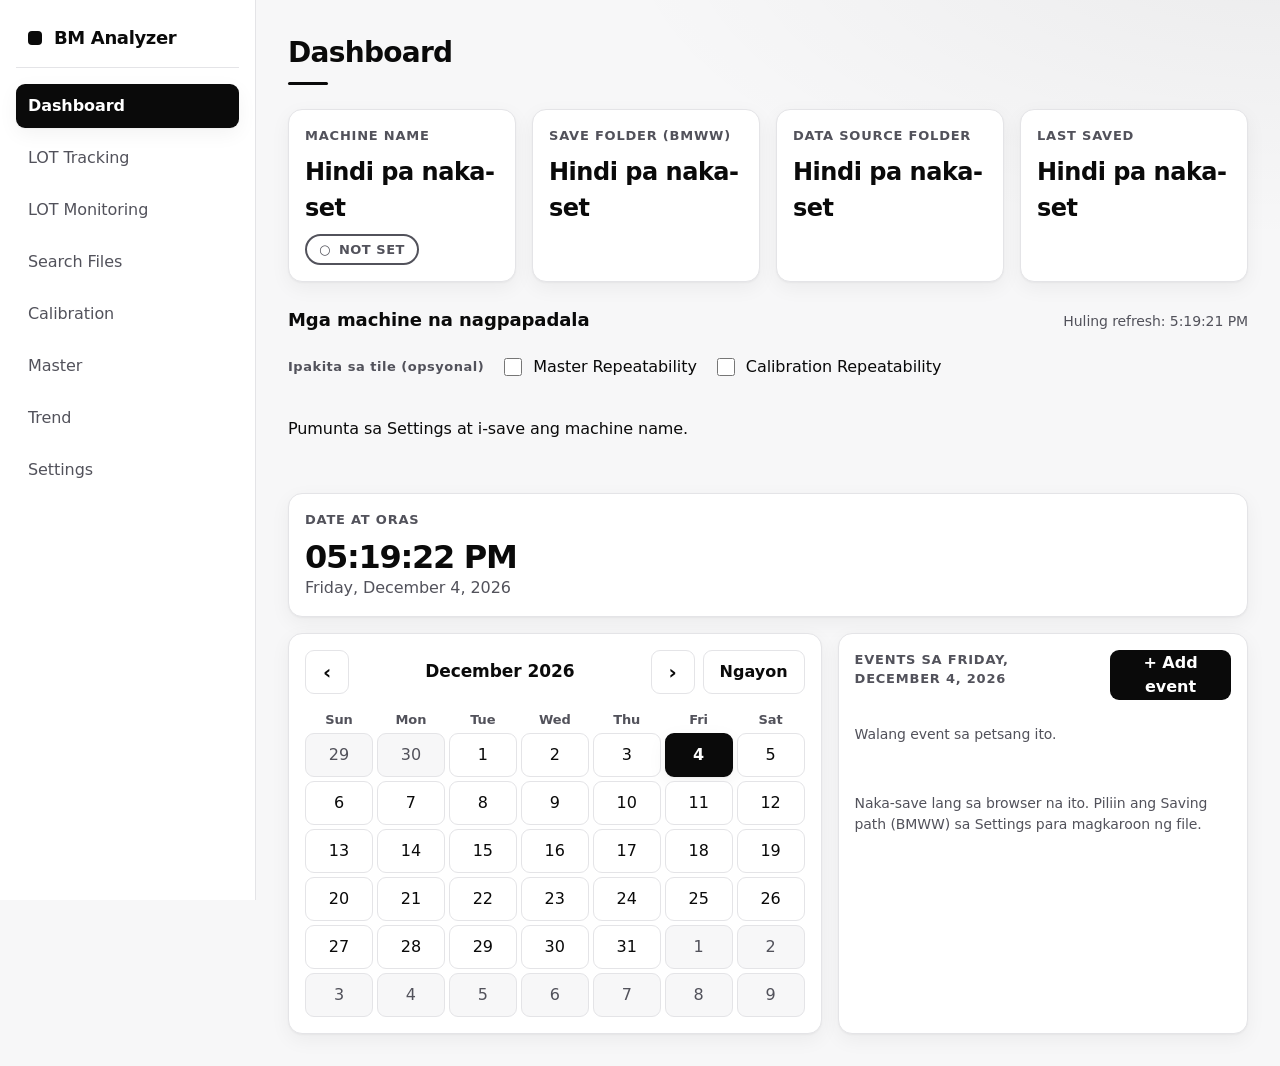
<file: index.html>
<!--
  FILE    : index.html
  PURPOSE : Shell: sidebar at content area
  DEPENDS : css/*.css, js/core/*.js, js/templates/*.js
  VERSION : v24 | 2026-11-24 | Batch D: dagdag na script ng lead-pc-config at lead-pc
  VERSION : v23 | 2026-11-24 | Batch C: dagdag na script ng barcode-checker-config at barcode-checker (bago ang master-analysis)
  VERSION : v22 | 2026-11-24 | Batch B: css/access-guard.css, js/core/settings-type-config.js, access-guard-config.js at access-guard.js
  VERSION : v19 | 2026-11-23 | Yugto 5: dagdag na template script ng lot-tracking-lead
  VERSION : v15 | 2026-11-22 | Yugto 0: dagdag na script ng shift-times (global na oras ng shift mula sa Settings)
  VERSION : v9.3 | 2026-11-22 | dagdag na template script ng trend
  VERSION : v1 | 2026-11-19 | unang bersyon
  VERSION : v2.6 | 2026-11-20 | dagdag na script ng csv-reader, master-analysis, chart-draw
  VERSION : v2.3 | 2026-11-20 | dagdag na template script ng calibration at master
  VERSION : v2.5 | 2026-11-20 | dagdag na template script ng lot-tracking
  VERSION : v2 | 2026-11-20 | classic scripts (walang module) para gumana sa double-click
  VERSION : v3 | 2026-11-20 | dagdag na script ng events-store
  VERSION : v5.1 | 2026-11-21 | dagdag na script ng queue
  VERSION : v5.2 | 2026-11-21 | dagdag na script ng monitor
  VERSION : v4 | 2026-11-20 | dagdag na css/theme.css (design) at js/core/effects.js
  VERSION : v2.9 | 2026-11-21 | dagdag na script ng send-log
  VERSION : v2.8 | 2026-11-20 | dagdag na script ng file-scanner, file-sender at file-search template
-->
<!doctype html>
<html lang="fil">
<head>
  <meta charset="utf-8">
  <meta name="viewport" content="width=device-width, initial-scale=1">
  <title>BM Analyzer</title>
  <link rel="stylesheet" href="css/base.css">
  <link rel="stylesheet" href="css/layout.css">
  <link rel="stylesheet" href="css/components.css">
  <link rel="stylesheet" href="css/theme.css">
  <link rel="stylesheet" href="css/access-guard.css">
</head>
<body>
  <div class="app">
    <aside id="sidebar" class="sidebar"></aside>
    <div id="overlay" class="overlay"></div>
    <div class="main-wrap">
      <header class="topbar">
        <button id="menu-button" class="menu-button" type="button" aria-label="Buksan ang menu" aria-controls="sidebar">&#9776;</button>
        <span class="topbar-title">BM Analyzer</span>
      </header>
      <main id="content" class="main" tabindex="-1"></main>
    </div>
  </div>
  <script defer src="js/core/config.js"></script>
  <script defer src="js/core/registry.js"></script>
  <script defer src="js/core/security.js"></script>
  <script defer src="js/core/storage.js"></script>
  <script defer src="js/core/shift-times.js"></script>
  <script defer src="js/core/events-store.js"></script>
  <script defer src="js/core/queue.js"></script>
  <script defer src="js/core/csv-reader.js"></script>
  <script defer src="js/core/file-scanner.js"></script>
  <script defer src="js/core/file-sender.js"></script>
  <script defer src="js/core/send-log.js"></script>
  <script defer src="js/core/barcode-checker-config.js"></script>
  <script defer src="js/core/barcode-checker.js"></script>
  <script defer src="js/core/master-analysis.js"></script>
  <script defer src="js/core/chart-draw.js"></script>
  <script defer src="js/core/monitor.js"></script>
  <script defer src="js/core/router.js"></script>
  <script defer src="js/core/settings-type-config.js"></script>
  <script defer src="js/core/lead-pc-config.js"></script>
  <script defer src="js/core/lead-pc.js"></script>
  <script defer src="js/core/access-guard-config.js"></script>
  <script defer src="js/core/access-guard.js"></script>
  <script defer src="js/core/effects.js"></script>
  <script defer src="js/templates/sidebar.template.js"></script>
  <script defer src="js/templates/dashboard.template.js"></script>
  <script defer src="js/templates/settings.template.js"></script>
  <script defer src="js/templates/lot-tracking.template.js"></script>
  <script defer src="js/templates/lot-tracking-lead.template.js"></script>
  <script defer src="js/templates/file-search.template.js"></script>
  <script defer src="js/templates/calibration.template.js"></script>
  <script defer src="js/templates/master.template.js"></script>
  <script defer src="js/templates/trend.template.js"></script>
  <script defer src="js/templates/404.template.js"></script>
  <script defer src="js/core/app.js"></script>
</body>
</html>
</file>
<file: css/base.css>
/*
 * FILE    : css/base.css
 * PURPOSE : Reset, variables, typography
 * DEPENDS : wala
 * VERSION : v1 | 2026-11-19 | unang bersyon
 * VERSION : v2 | 2026-11-20 | dagdag na CTA green, spacing, focus, shadow variables at dark mode
 */
/* Breakpoints: mobile hanggang 767px | tablet 768-1023px | desktop 1024px pataas */
:root {
  --color-primary: #2563eb;
  --color-primary-dark: #1d4ed8;
  --color-primary-soft: #eff6ff;
  --color-on-primary: #ffffff;
  /* CTA (Save, Buy, Purchase) ay laging green */
  --color-cta: #15803d;
  --color-cta-dark: #166534;
  --color-on-cta: #ffffff;
  --color-focus: #2563eb;
  --color-bg: #f3f4f6;
  --color-surface: #ffffff;
  --color-text: #111827;
  --color-muted: #4b5563;
  --color-border: #e5e7eb;
  --color-success: #15803d;
  --color-danger: #b91c1c;
  --color-overlay: rgba(17, 24, 39, 0.45);
  --space-1: 0.25rem;
  --space-2: 0.5rem;
  --space-3: 0.75rem;
  --space-4: 1rem;
  --space-6: 1.5rem;
  --space-8: 2rem;
  --radius: 10px;
  --radius-sm: 6px;
  --shadow: 0 2px 8px rgba(17, 24, 39, 0.08);
  --shadow-hover: 0 6px 18px rgba(17, 24, 39, 0.12);
  --ring: 0 0 0 3px rgba(37, 99, 235, 0.25);
  --transition: 200ms ease;
  --sidebar-width: 16rem;
  --content-max: 72rem;
  --touch-size: 2.75rem;
  --font-size-label: 0.8125rem;
  --font-main: Inter, system-ui, -apple-system, "Segoe UI", Roboto, sans-serif;
}
/* Dark mode: variables lang ang pinapalitan */
@media (prefers-color-scheme: dark) {
  :root {
    --color-primary: #60a5fa;
    --color-primary-dark: #93c5fd;
    --color-primary-soft: #1e293b;
    --color-on-primary: #0b1220;
    --color-cta: #15803d;
    --color-cta-dark: #16a34a;
    --color-focus: #60a5fa;
    --color-bg: #0b1220;
    --color-surface: #111827;
    --color-text: #f3f4f6;
    --color-muted: #9ca3af;
    --color-border: #1f2937;
    --color-success: #4ade80;
    --color-danger: #f87171;
    --color-overlay: rgba(0, 0, 0, 0.6);
    --shadow: 0 2px 8px rgba(0, 0, 0, 0.35);
    --shadow-hover: 0 6px 18px rgba(0, 0, 0, 0.5);
    --ring: 0 0 0 3px rgba(96, 165, 250, 0.35);
  }
}
*, *::before, *::after { box-sizing: border-box; }
body { margin: 0; font-family: var(--font-main); font-size: 1rem; line-height: 1.5; color: var(--color-text); background: var(--color-bg); }
h1, h2, p { margin: 0; }
a { color: var(--color-primary); }
:focus-visible { outline: 3px solid var(--color-focus); outline-offset: 2px; }
/* kailangan ng !important: patayin lahat ng motion kapag hiniling ng user */
@media (prefers-reduced-motion: reduce) { * { transition: none !important; animation: none !important; } }
</file>
<file: css/layout.css>
/*
 * FILE    : css/layout.css
 * PURPOSE : Sidebar, content, responsive
 * DEPENDS : css/base.css
 * VERSION : v1 | 2026-11-19 | unang bersyon
 * VERSION : v2 | 2026-11-20 | mas pulidong sidebar, centered na content, variable na lang ang kulay
 */
.app { min-height: 100vh; }
.sidebar { position: fixed; inset: 0 auto 0 0; width: var(--sidebar-width); background: var(--color-surface); border-right: 1px solid var(--color-border); transform: translateX(-100%); transition: transform var(--transition); z-index: 20; overflow-y: auto; }
.sidebar-open .sidebar { transform: none; }
.overlay { position: fixed; inset: 0; background: var(--color-overlay); opacity: 0; visibility: hidden; transition: opacity var(--transition); z-index: 10; }
.sidebar-open .overlay { opacity: 1; visibility: visible; }
.sidebar-nav { padding: var(--space-4); }
.sidebar-brand { font-size: 1.25rem; font-weight: 700; letter-spacing: 0.01em; padding: var(--space-2) var(--space-3) var(--space-4); margin-bottom: var(--space-4); border-bottom: 1px solid var(--color-border); }
.sidebar-list { list-style: none; margin: 0; padding: 0; display: grid; gap: var(--space-2); }
.sidebar-link { display: flex; align-items: center; min-height: var(--touch-size); padding: 0 var(--space-3); border-radius: var(--radius); color: var(--color-muted); font-weight: 500; text-decoration: none; transition: background var(--transition), color var(--transition); }
.sidebar-link:hover { background: var(--color-bg); color: var(--color-text); }
.sidebar-link:active { background: var(--color-border); }
.sidebar-link.is-active { background: var(--color-primary); color: var(--color-on-primary); font-weight: 600; }
.topbar { position: sticky; top: 0; z-index: 5; display: flex; align-items: center; gap: var(--space-3); padding: var(--space-2) var(--space-4); background: var(--color-surface); border-bottom: 1px solid var(--color-border); }
.topbar-title { font-weight: 600; }
.menu-button { min-width: var(--touch-size); min-height: var(--touch-size); font-size: 1.5rem; color: var(--color-text); background: none; border: 0; border-radius: var(--radius); cursor: pointer; transition: background var(--transition); }
.menu-button:hover { background: var(--color-bg); }
.main { padding: var(--space-4); max-width: var(--content-max); margin-inline: auto; }
.main:focus { outline: none; }
@media (min-width: 768px) { .main { padding: var(--space-6); } }
@media (min-width: 1024px) { .main { padding: var(--space-8); } }
@media (min-width: 1024px) {
  .sidebar { transform: none; }
  .main-wrap { margin-left: var(--sidebar-width); }
  .topbar, .overlay { display: none; }
}
</file>
<file: css/components.css>
/*
 * FILE    : css/components.css
 * PURPOSE : Buttons, cards, forms, status
 * DEPENDS : css/base.css
 * VERSION : v1 | 2026-11-19 | unang bersyon
 * VERSION : v2 | 2026-11-20 | green na CTA, active/focus states, card hover
 * VERSION : v2.2 | 2026-11-20 | dagdag page-header, card-head, badge
 */
.page-title { font-size: 1.5rem; font-weight: 700; margin-bottom: var(--space-6); }
.card { background: var(--color-surface); border: 1px solid var(--color-border); border-radius: var(--radius); box-shadow: var(--shadow); padding: var(--space-4); margin-bottom: var(--space-4); transition: box-shadow var(--transition), transform var(--transition); }
.card:hover { box-shadow: var(--shadow-hover); }
.card-title { font-size: 1.0625rem; font-weight: 700; margin-bottom: var(--space-2); }
.card-value { font-size: 1.25rem; font-weight: 600; overflow-wrap: anywhere; }
.card-note { color: var(--color-muted); font-size: 0.875rem; }
.btn { min-height: var(--touch-size); padding: 0 var(--space-4); font: inherit; font-weight: 600; border-radius: var(--radius); border: 1px solid transparent; cursor: pointer; transition: background var(--transition), box-shadow var(--transition), transform var(--transition); }
.btn:active:not(:disabled) { transform: translateY(1px); }
.btn-primary { background: var(--color-cta); color: var(--color-on-cta); }
.btn-primary:hover:not(:disabled) { background: var(--color-cta-dark); box-shadow: var(--shadow); }
.btn-secondary { background: var(--color-surface); color: var(--color-text); border-color: var(--color-border); }
.btn-secondary:hover:not(:disabled) { background: var(--color-bg); border-color: var(--color-muted); }
.btn:disabled { opacity: 0.5; cursor: not-allowed; }
.form-group { margin-top: var(--space-3); }
.form-label { display: block; font-weight: 600; margin-bottom: var(--space-1); }
.form-input { width: 100%; min-height: var(--touch-size); padding: 0 var(--space-3); font: inherit; border: 1px solid var(--color-border); border-radius: var(--radius); background: var(--color-surface); color: var(--color-text); transition: border-color var(--transition), box-shadow var(--transition); }
.form-input:hover:not(:disabled) { border-color: var(--color-muted); }
.form-input:focus { outline: none; border-color: var(--color-focus); box-shadow: var(--ring); }
.form-input:disabled { background: var(--color-bg); color: var(--color-muted); }
.radio-group { display: grid; gap: var(--space-2); margin-top: var(--space-3); }
.radio-row { display: flex; align-items: center; gap: var(--space-3); min-height: var(--touch-size); }
.radio-row input { width: 1.25rem; height: 1.25rem; accent-color: var(--color-primary); cursor: pointer; }
.status { margin-top: var(--space-3); min-height: 1.5rem; font-weight: 500; }
.status.is-error { color: var(--color-danger); }
.status.is-success { color: var(--color-success); }
.state-message { padding: var(--space-6); color: var(--color-muted); }
.page-header { margin-bottom: var(--space-6); }
.page-header .page-title { margin-bottom: var(--space-1); }
.page-subtitle { color: var(--color-muted); }
.card-head { display: flex; align-items: flex-start; justify-content: space-between; gap: var(--space-3); margin-bottom: var(--space-3); }
.card-head .card-title { margin-bottom: var(--space-1); }
.badge { display: inline-flex; align-items: center; gap: var(--space-1); padding: 0.125rem var(--space-2); font-size: var(--font-size-label); font-weight: 600; line-height: 1.5; white-space: nowrap; background: var(--color-surface); border: 1px solid currentColor; border-radius: 999px; }
.badge::before { content: ""; width: 0.5rem; height: 0.5rem; background: currentColor; border-radius: 50%; }
.badge-success { color: var(--color-success); }
.badge-info { color: var(--color-primary); }
.badge-neutral { color: var(--color-muted); }
</file>
<file: css/theme.css>
/*
 * FILE    : css/theme.css
 * PURPOSE : Overall design: modern, simple, elegant (black and white), may animation at effects. Pinapalitan ang mga variable ng base.css; naka-load sa huli.
 * DEPENDS : css/base.css, css/layout.css, css/components.css, js/core/effects.js (spotlight, ripple, sliding indicator)
 * VERSION : v4 | 2026-11-20 | bagong file
 */
:root {
  --color-primary: #0a0a0a;
  --color-primary-dark: #262626;
  --color-primary-soft: #f4f4f5;
  --color-on-primary: #ffffff;
  --color-cta: #0a0a0a;
  --color-cta-dark: #262626;
  --color-on-cta: #ffffff;
  --color-focus: #0a0a0a;
  --color-bg: #f7f7f8;
  --color-surface: #ffffff;
  --color-text: #0a0a0a;
  --color-muted: #52525b;
  --color-border: #e4e4e7;
  --color-overlay: rgba(10, 10, 10, 0.35);
  --glow: rgba(10, 10, 10, 0.05);
  --spot: rgba(10, 10, 10, 0.05);
  --radius: 14px;
  --radius-sm: 9px;
  --shadow: 0 1px 2px rgba(10, 10, 10, 0.04), 0 6px 20px rgba(10, 10, 10, 0.05);
  --shadow-hover: 0 2px 4px rgba(10, 10, 10, 0.05), 0 14px 34px rgba(10, 10, 10, 0.1);
  --ring: 0 0 0 4px rgba(10, 10, 10, 0.1);
  --ease: cubic-bezier(0.22, 1, 0.36, 1);
  --transition: 260ms var(--ease);
  --font-main: Inter, "Segoe UI Variable", "Segoe UI", system-ui, -apple-system, Roboto, sans-serif;
}
@media (prefers-color-scheme: dark) {
  :root {
    --color-primary: #fafafa;
    --color-primary-dark: #d4d4d8;
    --color-primary-soft: #18181b;
    --color-on-primary: #0a0a0a;
    --color-cta: #fafafa;
    --color-cta-dark: #d4d4d8;
    --color-on-cta: #0a0a0a;
    --color-focus: #fafafa;
    --color-bg: #09090b;
    --color-surface: #101012;
    --color-text: #fafafa;
    --color-muted: #a1a1aa;
    --color-border: #27272a;
    --color-overlay: rgba(0, 0, 0, 0.6);
    --glow: rgba(255, 255, 255, 0.06);
    --spot: rgba(255, 255, 255, 0.07);
    --shadow: 0 1px 2px rgba(0, 0, 0, 0.4), 0 6px 20px rgba(0, 0, 0, 0.35);
    --shadow-hover: 0 2px 4px rgba(0, 0, 0, 0.5), 0 14px 34px rgba(0, 0, 0, 0.55);
    --ring: 0 0 0 4px rgba(250, 250, 250, 0.14);
  }
}

/* ---- BASE ---- */
html { scroll-behavior: smooth; -webkit-font-smoothing: antialiased; }
body {
  background: radial-gradient(60rem 28rem at 100% -8%, var(--glow), transparent 70%), var(--color-bg);
  background-attachment: fixed;
  letter-spacing: -0.005em;
}
* { scrollbar-width: thin; scrollbar-color: var(--color-border) transparent; }
::selection { color: var(--color-on-primary); background: var(--color-primary); }
:focus-visible { outline: 2px solid var(--color-focus); outline-offset: 3px; border-radius: var(--radius-sm); }

/* ---- PAGE TITLE ---- */
.page-title { font-size: 1.75rem; font-weight: 700; letter-spacing: -0.025em; }
.page-title::after { content: ""; display: block; width: 2.5rem; height: 3px; margin-top: var(--space-2); background: var(--color-primary); border-radius: 3px; transform-origin: left; animation: lineGrow 700ms var(--ease) 150ms backwards; }

/* ---- SIDEBAR ---- */
.sidebar { background: var(--color-surface); border-right: 1px solid var(--color-border); }
.sidebar-brand { display: flex; align-items: center; gap: var(--space-3); font-size: 1.125rem; font-weight: 700; letter-spacing: -0.02em; }
.sidebar-brand::before { content: ""; width: 0.875rem; height: 0.875rem; background: var(--color-primary); border-radius: 4px; transition: transform 500ms var(--ease); }
.sidebar-brand:hover::before { transform: rotate(90deg) scale(1.1); }
.sidebar-list { position: relative; }
.sidebar-link { position: relative; z-index: 1; border-radius: var(--radius-sm); transition: color var(--transition), background var(--transition), transform var(--transition); }
.sidebar-link:hover { transform: translateX(3px); }
.sidebar-link.is-active:hover { transform: none; }
.sidebar-indicator { position: absolute; top: 0; left: 0; width: 100%; background: var(--color-primary); border-radius: var(--radius-sm); box-shadow: var(--shadow); transition: transform 380ms var(--ease), height 380ms var(--ease); pointer-events: none; z-index: 0; }
.sidebar-list.has-indicator .sidebar-link.is-active { color: var(--color-on-primary); background: transparent; }
.overlay { backdrop-filter: blur(4px); }
.topbar { background: var(--color-surface); background: color-mix(in srgb, var(--color-surface) 82%, transparent); backdrop-filter: blur(12px); }

/* ---- CARDS ---- */
body .card { position: relative; border: 1px solid var(--color-border); border-radius: var(--radius); box-shadow: var(--shadow); transition: box-shadow var(--transition), transform var(--transition), border-color var(--transition); }
body .page-dashboard .card { border-top: 1px solid var(--color-border); }
body .card:hover { transform: translateY(-2px); box-shadow: var(--shadow-hover); border-color: var(--color-muted); }
.card::after { content: ""; position: absolute; inset: 0; border-radius: inherit; background: radial-gradient(320px circle at var(--mx, 50%) var(--my, 50%), var(--spot), transparent 65%); opacity: 0; transition: opacity var(--transition); pointer-events: none; }
.card:hover::after { opacity: 1; }
.card-value { letter-spacing: -0.02em; }

/* ---- BUTTONS ---- */
.btn { position: relative; overflow: hidden; border-radius: var(--radius-sm); transition: background var(--transition), box-shadow var(--transition), transform var(--transition), border-color var(--transition); }
.btn:hover:not(:disabled) { transform: translateY(-1px); }
.btn:active:not(:disabled) { transform: translateY(0) scale(0.98); }
.btn-primary { background: var(--color-primary); color: var(--color-on-primary); }
.btn-primary:hover:not(:disabled) { background: var(--color-primary-dark); box-shadow: var(--shadow-hover); }
.btn-secondary:hover:not(:disabled) { background: var(--color-primary-soft); border-color: var(--color-primary); }
.ripple { position: absolute; border-radius: 50%; background: currentColor; opacity: 0.22; transform: scale(0); animation: ripple 620ms ease-out forwards; pointer-events: none; }

/* ---- FORMS ---- */
.form-input { border-radius: var(--radius-sm); }
.form-input:focus { border-color: var(--color-primary); box-shadow: var(--ring); }
.radio-row input, .file-checkbox { accent-color: var(--color-primary); }

/* ---- DASHBOARD: ORAS, KALENDARYO, EVENTS ---- */
.page-dashboard .clock-time { font-size: 2.5rem; font-weight: 700; letter-spacing: -0.04em; }
.page-dashboard .calendar-day { border-radius: var(--radius-sm); transition: background var(--transition), border-color var(--transition), color var(--transition), transform var(--transition); }
.page-dashboard .calendar-day:hover { transform: translateY(-1px); }
.page-dashboard .calendar-day.is-selected { box-shadow: var(--shadow); }
.page-dashboard .calendar-day.has-event::after { animation: pop 420ms var(--ease) backwards; }
.page-dashboard .event-item { transition: background var(--transition), border-color var(--transition); animation: riseIn 360ms var(--ease) backwards; }
.page-dashboard .event-item:hover { background: var(--color-primary-soft); border-color: var(--color-muted); }
.page-dashboard .event-time { color: var(--color-text); }
.page-dashboard .event-form:not([hidden]) { animation: riseIn 340ms var(--ease) backwards; }
.status:not(:empty) { animation: fadeIn 300ms var(--ease) backwards; }

/* ---- ENTRANCE: bawat page at card ay isa-isang lumalabas (ang wrapper ng grid ay hindi na-a-animate, ang mga card sa loob ang oo) ---- */
.page > :not(.card-grid):not(.dash-events), .page .card-grid > *, .page .dash-events > * { animation: riseIn 560ms var(--ease) backwards; animation-delay: calc(var(--i, 0) * 70ms); }
.page > :nth-child(1), .page .card-grid > :nth-child(1) { --i: 0; }
.page > :nth-child(2), .page .card-grid > :nth-child(2) { --i: 1; }
.page > :nth-child(3), .page .card-grid > :nth-child(3) { --i: 2; }
.page > :nth-child(4), .page .card-grid > :nth-child(4) { --i: 3; }
.page > :nth-child(5) { --i: 4; }
.page > :nth-child(6) { --i: 5; }
.page > :nth-child(n+7) { --i: 6; }
.page .dash-events > :nth-child(1) { --i: 4; }
.page .dash-events > :nth-child(2) { --i: 5; }
.page .dash-events > :nth-child(3) { --i: 6; }

@keyframes riseIn { from { opacity: 0; transform: translateY(14px); } }
@keyframes fadeIn { from { opacity: 0; } }
@keyframes lineGrow { from { transform: scaleX(0); } }
@keyframes pop { from { opacity: 0; transform: scale(0); } }
@keyframes ripple { to { transform: scale(1); opacity: 0; } }
/* Ang prefers-reduced-motion (base.css) ay pinapatay na ang lahat ng animation at transition. */
</file>
<file: css/access-guard.css>
/*
 * FILE     : css/access-guard.css
 * PURPOSE  : Style ng banner ng access guard (listahan ng folder na kailangan ng permission o setup)
 * DEPENDS  : css/base.css (variables)
 * USED BY  : index.html; js/core/access-guard.js
 * VERSION  : v22 | 2026-11-24 | bagong file (Batch B)
 */

/* ===== BANNER ===== (section#access-guard sa itaas ng #content) */
.access-guard { margin: var(--space-4); padding: var(--space-4); background: var(--color-surface); border: 1px solid var(--color-danger); border-left-width: 6px; border-radius: var(--radius); box-shadow: var(--shadow); display: grid; gap: var(--space-3); }
.access-guard[hidden] { display: none; }
.access-guard-head { display: flex; flex-wrap: wrap; align-items: center; justify-content: space-between; gap: var(--space-3); }
.access-guard-title { margin: 0; font-size: 1.0625rem; }
.access-guard-all, .access-guard-button { min-height: var(--touch-size); }

/* ===== LISTAHAN ===== */
.access-guard-list { list-style: none; margin: 0; padding: 0; display: grid; gap: var(--space-2); }
.access-guard-row { display: flex; flex-wrap: wrap; align-items: center; justify-content: space-between; gap: var(--space-2); padding: var(--space-2) var(--space-3); background: var(--color-bg); border-radius: var(--radius-sm); }
.access-guard-text { display: grid; gap: var(--space-1); }
.access-guard-status { color: var(--color-muted); font-size: var(--font-size-label); }
.access-guard-help { margin: 0; color: var(--color-muted); font-size: var(--font-size-label); line-height: 1.5; }
.access-guard-message { color: var(--color-danger); font-weight: 600; }
a.access-guard-button { display: inline-flex; align-items: center; text-decoration: none; }
</file>
